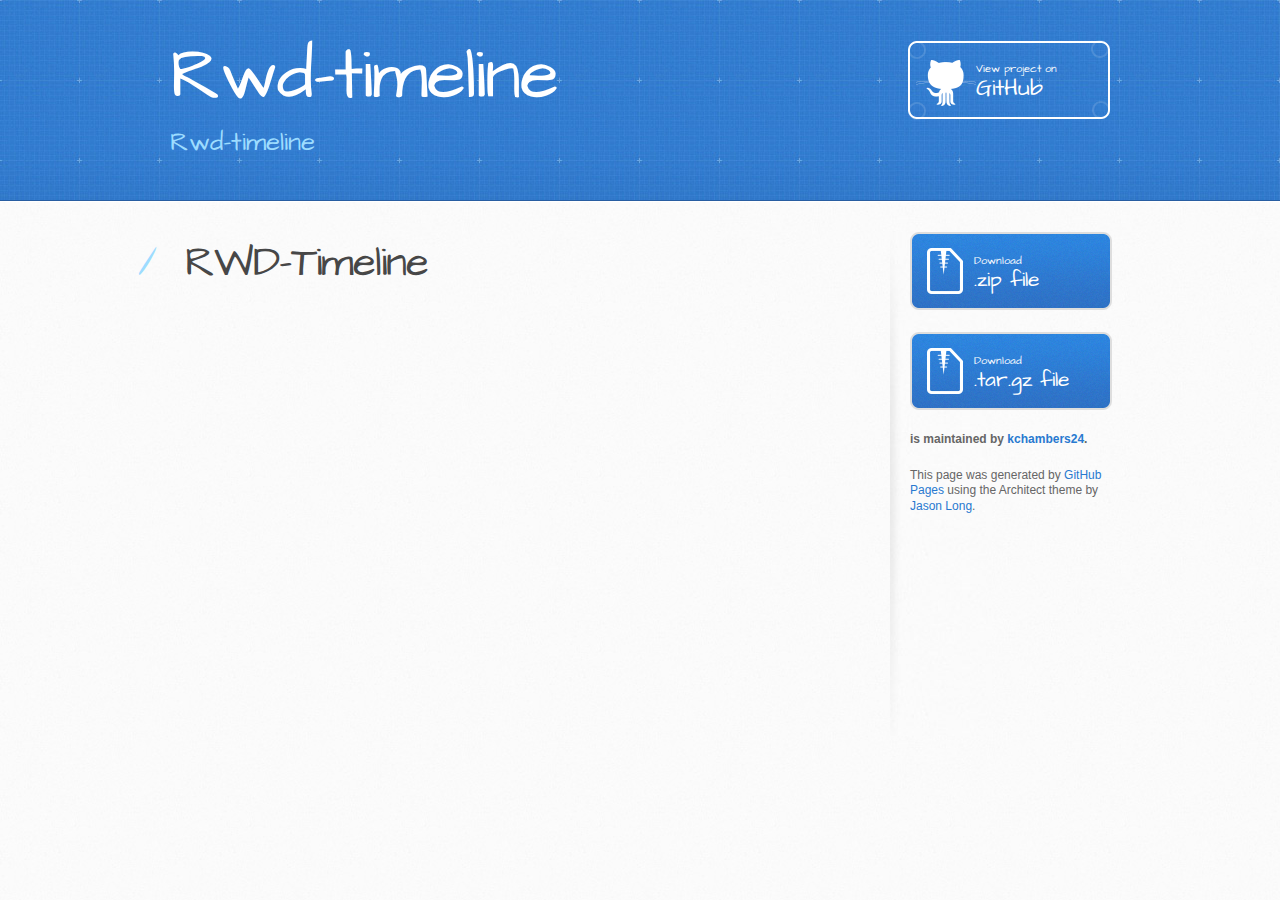
<file: index.html>
<!DOCTYPE html>
<html>
  <head>
    <meta charset='utf-8'>
    <meta http-equiv="X-UA-Compatible" content="chrome=1">
    <meta name="viewport" content="width=device-width, initial-scale=1, maximum-scale=1">
    <link href='https://fonts.googleapis.com/css?family=Architects+Daughter' rel='stylesheet' type='text/css'>
    <link rel="stylesheet" type="text/css" href="stylesheets/stylesheet.css" media="screen">
    <link rel="stylesheet" type="text/css" href="stylesheets/github-light.css" media="screen">
    <link rel="stylesheet" type="text/css" href="stylesheets/print.css" media="print">

    <!--[if lt IE 9]>
    <script src="//html5shiv.googlecode.com/svn/trunk/html5.js"></script>
    <![endif]-->

    <title>Rwd-timeline by kchambers24</title>
  </head>

  <body>
    <header>
      <div class="inner">
        <h1>Rwd-timeline</h1>
        <h2>Rwd-timeline</h2>
        <a href="https://github.com/kchambers24/RWD-Timeline" class="button"><small>View project on</small> GitHub</a>
      </div>
    </header>

    <div id="content-wrapper">
      <div class="inner clearfix">
        <section id="main-content">
          <h1>
<a id="rwd-timeline" class="anchor" href="#rwd-timeline" aria-hidden="true"><span aria-hidden="true" class="octicon octicon-link"></span></a>RWD-Timeline</h1>
        </section>

        <aside id="sidebar">
          <a href="https://github.com/kchambers24/RWD-Timeline/zipball/master" class="button">
            <small>Download</small>
            .zip file
          </a>
          <a href="https://github.com/kchambers24/RWD-Timeline/tarball/master" class="button">
            <small>Download</small>
            .tar.gz file
          </a>

          <p class="repo-owner"><a href="https://github.com/kchambers24/RWD-Timeline"></a> is maintained by <a href="https://github.com/kchambers24">kchambers24</a>.</p>

          <p>This page was generated by <a href="https://pages.github.com">GitHub Pages</a> using the Architect theme by <a href="https://twitter.com/jasonlong">Jason Long</a>.</p>
        </aside>
      </div>
    </div>

  
  </body>
</html>
</file>
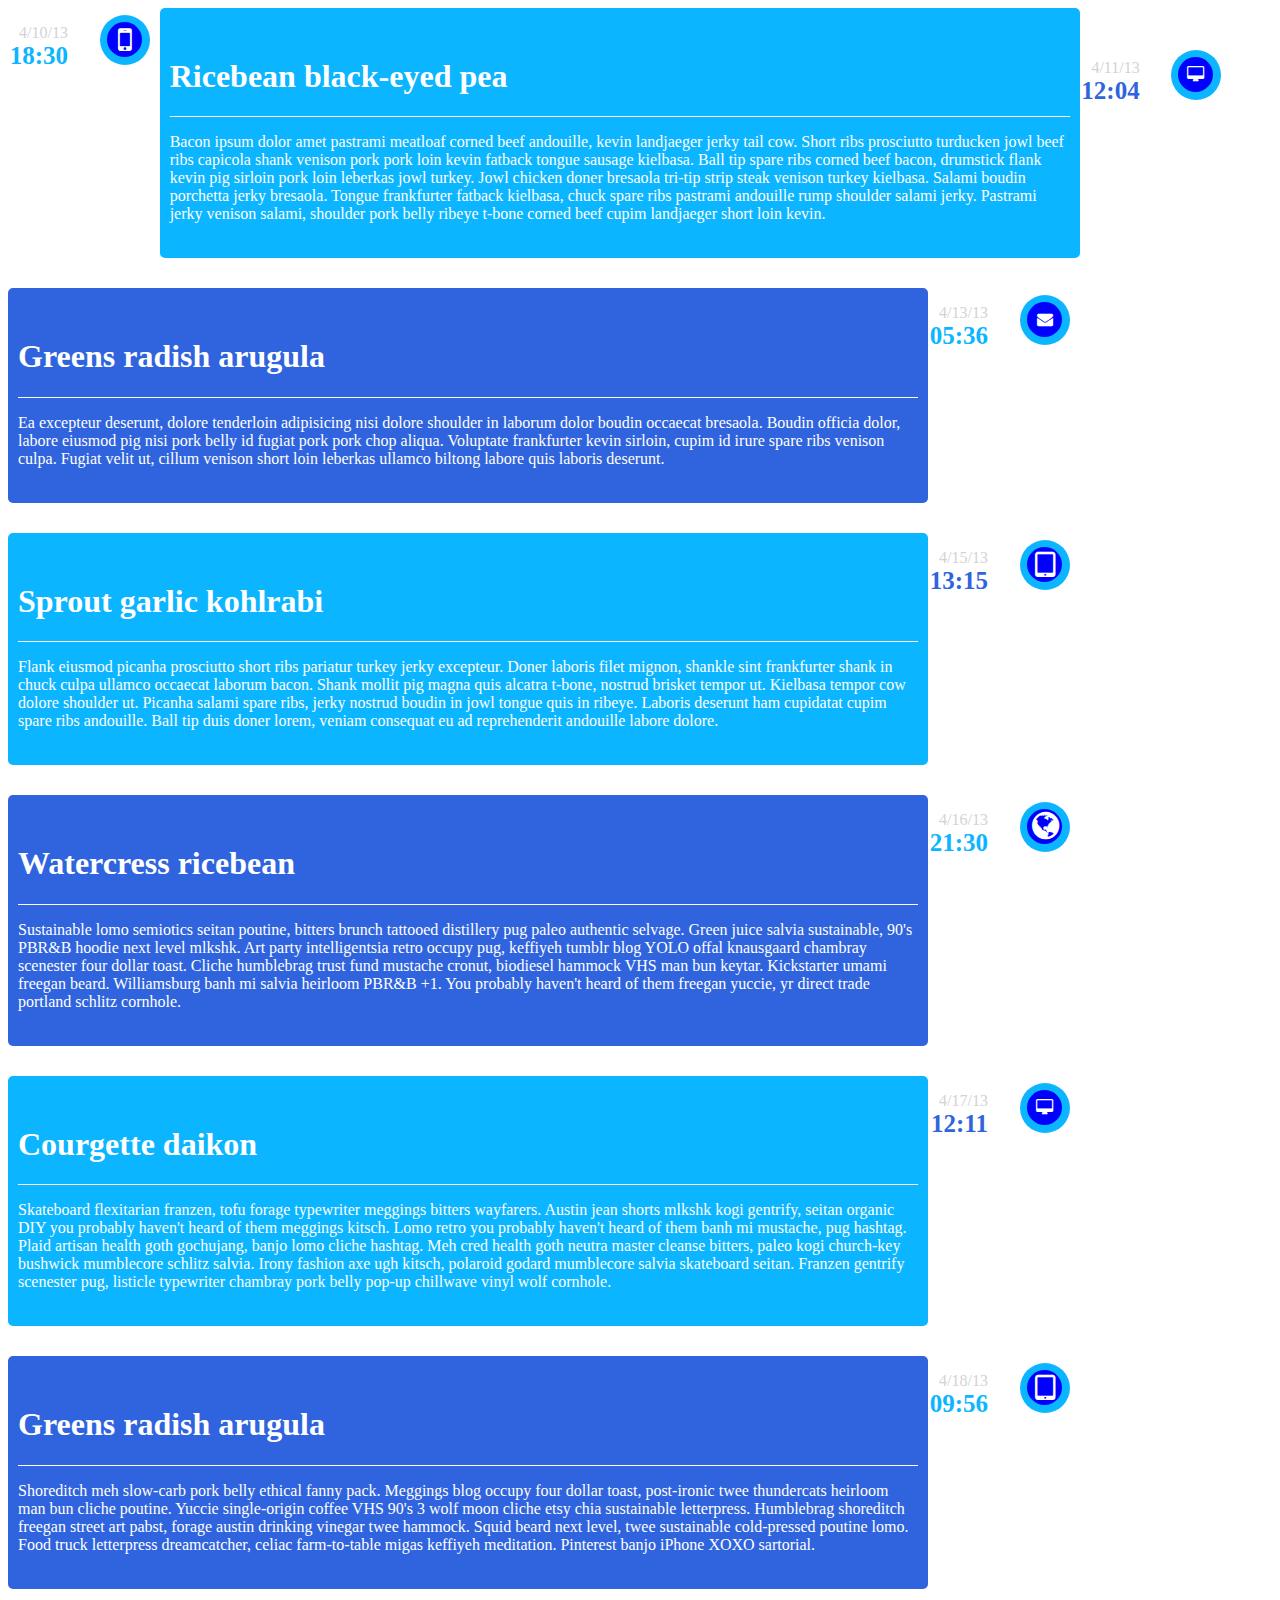
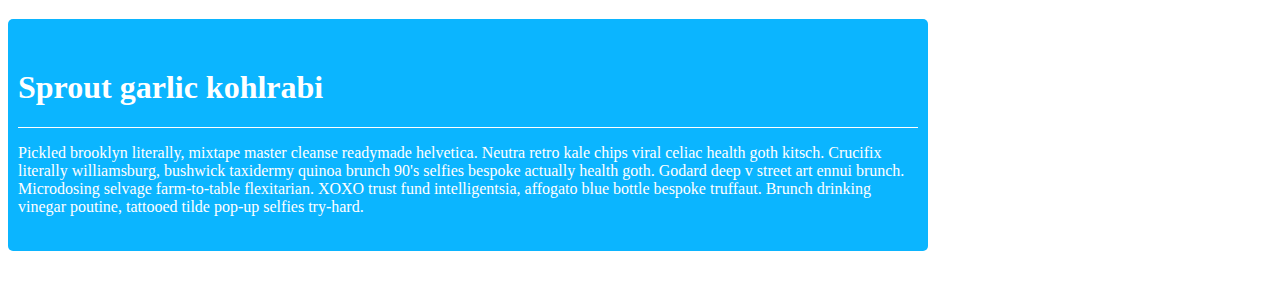
<file: RWDMobile.html>
<!DOCTYPE html>
<html>
  <head>
    <meta charset="utf-8">
    <link rel="stylesheet" href="./RWDMobile.css">
    <link rel="stylesheet" href="https://maxcdn.bootstrapcdn.com/font-awesome/4.6.3/css/font-awesome.min.css">
    <title>RWD Timeline</title>
  </head>
  <body>
<div class="mainBox">
  <!-- RiceBeans -->
 <div class="greensBox">
   <div class="greensTime">
     <div class="dateTime">
       <div class="extraTime">
       <p class="time">4/10/13</p>
       <h3 class="lightBlue">18:30</h3>
     </div>
     </div>
     <div class="greenscircleMove">
   <div class="circle">
     <div class="littleCircle">
       <i class="fa fa-mobile fa-2x" aria-hidden="true"></i>
     </div>
   </div>
     </div>
   </div>
   <div class="greensInnerBox">
    <div class="greensInnerHead">
      <h1>Ricebean black-eyed pea</h1>
    </div>
    <div class="greensBottomBody">
      <p>Bacon ipsum dolor amet pastrami meatloaf corned beef andouille, kevin landjaeger jerky tail cow. Short ribs prosciutto turducken jowl beef ribs capicola shank venison pork pork loin kevin fatback tongue sausage kielbasa. Ball tip spare ribs corned beef bacon, drumstick flank kevin pig sirloin pork loin leberkas jowl turkey. Jowl chicken doner bresaola tri-tip strip steak venison turkey kielbasa. Salami boudin porchetta jerky bresaola. Tongue frankfurter fatback kielbasa, chuck spare ribs pastrami andouille rump shoulder salami jerky. Pastrami jerky venison salami, shoulder pork belly ribeye t-bone corned beef cupim landjaeger short loin kevin.</p>
    </div>
</div>
</div>
<!-- Greens -->
<div class="greensBox">
  <div class="greensTime">
    <div class="dateTime">
      <div class="extraTime">
      <p class="time">4/11/13</p>
      <h3 class="blue">12:04</h3>
    </div>
    </div>
    <div class="greenscircleMove">
  <div class="circle">
    <div class="littleCircle">
      <i class="fa fa-desktop fa-1.5x" aria-hidden="true"></i>
    </div>
  </div>
    </div>
  </div>
  <div class="sproutsInnerBox">
   <div class="greensInnerHead">
     <h1>Greens radish arugula</h1>
   </div>
   <div class="greensBottomBody">
     <p>Ea excepteur deserunt, dolore tenderloin adipisicing nisi dolore shoulder in laborum dolor boudin occaecat bresaola. Boudin officia dolor, labore eiusmod pig nisi pork belly id fugiat pork pork chop aliqua. Voluptate frankfurter kevin sirloin, cupim id irure spare ribs venison culpa. Fugiat velit ut, cillum venison short loin leberkas ullamco biltong labore quis laboris deserunt.</p>
   </div>
  </div>
</div>
<!-- Sprouts -->
<div class="greensBox">
  <div class="greensTime">
    <div class="dateTime">
      <div class="extraTime">
      <p class="time">4/13/13</p>
      <h3 class="lightBlue">05:36</h3>
    </div>
    </div>
    <div class="greenscircleMove">
  <div class="circle">
    <div class="littleCircle">
      <i class="fa fa-envelope fa-1x" aria-hidden="true"></i>
    </div>
  </div>
    </div>
  </div>
  <div class="greensInnerBox">
   <div class="greensInnerHead">
     <h1>Sprout garlic kohlrabi</h1>
   </div>
   <div class="greensBottomBody">
     <p>Flank eiusmod picanha prosciutto short ribs pariatur turkey jerky excepteur. Doner laboris filet mignon, shankle sint frankfurter shank in chuck culpa ullamco occaecat laborum bacon. Shank mollit pig magna quis alcatra t-bone, nostrud brisket tempor ut. Kielbasa tempor cow dolore shoulder ut. Picanha salami spare ribs, jerky nostrud boudin in jowl tongue quis in ribeye. Laboris deserunt ham cupidatat cupim spare ribs andouille. Ball tip duis doner lorem, veniam consequat eu ad reprehenderit andouille labore dolore.</p>
   </div>
  </div>
</div>
<!-- Watercress ricebean -->
<div class="greensBox">
  <div class="greensTime">
    <div class="dateTime">
      <div class="extraTime">
      <p class="time">4/15/13</p>
      <h3 class="blue">13:15</h3>
    </div>
    </div>
    <div class="greenscircleMove">
  <div class="circle">
    <div class="littleCircle">
      <i class="fa fa-tablet fa-2x" aria-hidden="true"></i>
    </div>
  </div>
    </div>
  </div>
  <div class="sproutsInnerBox">
   <div class="greensInnerHead">
     <h1>Watercress ricebean</h1>
   </div>
   <div class="greensBottomBody">
     <p>Sustainable lomo semiotics seitan poutine, bitters brunch tattooed distillery pug paleo authentic selvage. Green juice salvia sustainable, 90's PBR&B hoodie next level mlkshk. Art party intelligentsia retro occupy pug, keffiyeh tumblr blog YOLO offal knausgaard chambray scenester four dollar toast. Cliche humblebrag trust fund mustache cronut, biodiesel hammock VHS man bun keytar. Kickstarter umami freegan beard. Williamsburg banh mi salvia heirloom PBR&B +1. You probably haven't heard of them freegan yuccie, yr direct trade portland schlitz cornhole.</p>
   </div>
  </div>
</div>
<!-- Courgette daikon -->
<div class="greensBox">
  <div class="greensTime">
    <div class="dateTime">
      <div class="extraTime">
      <p class="time">4/16/13</p>
      <h3 class="lightBlue">21:30</h3>
    </div>
    </div>
    <div class="greenscircleMove">
  <div class="circle">
    <div class="littleCircle">
      <i class="fa fa-globe fa-2x" aria-hidden="true"></i>
    </div>
  </div>
    </div>
  </div>
  <div class="greensInnerBox">
   <div class="greensInnerHead">
     <h1>Courgette daikon</h1>
   </div>
   <div class="greensBottomBody">
     <p>Skateboard flexitarian franzen, tofu forage typewriter meggings bitters wayfarers. Austin jean shorts mlkshk kogi gentrify, seitan organic DIY you probably haven't heard of them meggings kitsch. Lomo retro you probably haven't heard of them banh mi mustache, pug hashtag. Plaid artisan health goth gochujang, banjo lomo cliche hashtag. Meh cred health goth neutra master cleanse bitters, paleo kogi church-key bushwick mumblecore schlitz salvia. Irony fashion axe ugh kitsch, polaroid godard mumblecore salvia skateboard seitan. Franzen gentrify scenester pug, listicle typewriter chambray pork belly pop-up chillwave vinyl wolf cornhole.</p>
   </div>
  </div>
</div>
<!-- Greens 2 -->
<div class="greensBox">
  <div class="greensTime">
    <div class="dateTime">
      <div class="extraTime">
      <p class="time">4/17/13</p>
      <h3 class="blue">12:11</h3>
    </div>
    </div>
    <div class="greenscircleMove">
  <div class="circle">
    <div class="littleCircle">
      <i class="fa fa-desktop fa-1.5x" aria-hidden="true"></i>
    </div>
  </div>
    </div>
  </div>
  <div class="sproutsInnerBox">
   <div class="greensInnerHead">
     <h1>Greens radish arugula</h1>
   </div>
   <div class="greensBottomBody">
     <p>Shoreditch meh slow-carb pork belly ethical fanny pack. Meggings blog occupy four dollar toast, post-ironic twee thundercats heirloom man bun cliche poutine. Yuccie single-origin coffee VHS 90's 3 wolf moon cliche etsy chia sustainable letterpress. Humblebrag shoreditch freegan street art pabst, forage austin drinking vinegar twee hammock. Squid beard next level, twee sustainable cold-pressed poutine lomo. Food truck letterpress dreamcatcher, celiac farm-to-table migas keffiyeh meditation. Pinterest banjo iPhone XOXO sartorial.</p>
   </div>
  </div>
</div>
<!-- sprout 2 -->
<div class="greensBox">
  <div class="greensTime">
    <div class="dateTime">
      <div class="extraTime">
      <p class="time">4/18/13</p>
      <h3 class="lightBlue">09:56</h3>
    </div>
    </div>
    <div class="greenscircleMove">
  <div class="circle">
    <div class="littleCircle">
      <i class="fa fa-tablet fa-2x" aria-hidden="true"></i>
    </div>
  </div>
    </div>
  </div>
  <div class="greensInnerBox">
   <div class="greensInnerHead">
     <h1>Sprout garlic kohlrabi</h1>
   </div>
   <div class="greensBottomBody">
     <p>Pickled brooklyn literally, mixtape master cleanse readymade helvetica. Neutra retro kale chips viral celiac health goth kitsch. Crucifix literally williamsburg, bushwick taxidermy quinoa brunch 90's selfies bespoke actually health goth. Godard deep v street art ennui brunch. Microdosing selvage farm-to-table flexitarian. XOXO trust fund intelligentsia, affogato blue bottle bespoke truffaut. Brunch drinking vinegar poutine, tattooed tilde pop-up selfies try-hard.</p>
   </div>
  </div>
</div>
</div>
</body></html>
</file>
<file: stylesheets/github-light.css>
/*
The MIT License (MIT)

Copyright (c) 2016 GitHub, Inc.

Permission is hereby granted, free of charge, to any person obtaining a copy
of this software and associated documentation files (the "Software"), to deal
in the Software without restriction, including without limitation the rights
to use, copy, modify, merge, publish, distribute, sublicense, and/or sell
copies of the Software, and to permit persons to whom the Software is
furnished to do so, subject to the following conditions:

The above copyright notice and this permission notice shall be included in all
copies or substantial portions of the Software.

THE SOFTWARE IS PROVIDED "AS IS", WITHOUT WARRANTY OF ANY KIND, EXPRESS OR
IMPLIED, INCLUDING BUT NOT LIMITED TO THE WARRANTIES OF MERCHANTABILITY,
FITNESS FOR A PARTICULAR PURPOSE AND NONINFRINGEMENT. IN NO EVENT SHALL THE
AUTHORS OR COPYRIGHT HOLDERS BE LIABLE FOR ANY CLAIM, DAMAGES OR OTHER
LIABILITY, WHETHER IN AN ACTION OF CONTRACT, TORT OR OTHERWISE, ARISING FROM,
OUT OF OR IN CONNECTION WITH THE SOFTWARE OR THE USE OR OTHER DEALINGS IN THE
SOFTWARE.

*/

.pl-c /* comment */ {
  color: #969896;
}

.pl-c1 /* constant, variable.other.constant, support, meta.property-name, support.constant, support.variable, meta.module-reference, markup.raw, meta.diff.header */,
.pl-s .pl-v /* string variable */ {
  color: #0086b3;
}

.pl-e /* entity */,
.pl-en /* entity.name */ {
  color: #795da3;
}

.pl-smi /* variable.parameter.function, storage.modifier.package, storage.modifier.import, storage.type.java, variable.other */,
.pl-s .pl-s1 /* string source */ {
  color: #333;
}

.pl-ent /* entity.name.tag */ {
  color: #63a35c;
}

.pl-k /* keyword, storage, storage.type */ {
  color: #a71d5d;
}

.pl-s /* string */,
.pl-pds /* punctuation.definition.string, string.regexp.character-class */,
.pl-s .pl-pse .pl-s1 /* string punctuation.section.embedded source */,
.pl-sr /* string.regexp */,
.pl-sr .pl-cce /* string.regexp constant.character.escape */,
.pl-sr .pl-sre /* string.regexp source.ruby.embedded */,
.pl-sr .pl-sra /* string.regexp string.regexp.arbitrary-repitition */ {
  color: #183691;
}

.pl-v /* variable */ {
  color: #ed6a43;
}

.pl-id /* invalid.deprecated */ {
  color: #b52a1d;
}

.pl-ii /* invalid.illegal */ {
  color: #f8f8f8;
  background-color: #b52a1d;
}

.pl-sr .pl-cce /* string.regexp constant.character.escape */ {
  font-weight: bold;
  color: #63a35c;
}

.pl-ml /* markup.list */ {
  color: #693a17;
}

.pl-mh /* markup.heading */,
.pl-mh .pl-en /* markup.heading entity.name */,
.pl-ms /* meta.separator */ {
  font-weight: bold;
  color: #1d3e81;
}

.pl-mq /* markup.quote */ {
  color: #008080;
}

.pl-mi /* markup.italic */ {
  font-style: italic;
  color: #333;
}

.pl-mb /* markup.bold */ {
  font-weight: bold;
  color: #333;
}

.pl-md /* markup.deleted, meta.diff.header.from-file */ {
  color: #bd2c00;
  background-color: #ffecec;
}

.pl-mi1 /* markup.inserted, meta.diff.header.to-file */ {
  color: #55a532;
  background-color: #eaffea;
}

.pl-mdr /* meta.diff.range */ {
  font-weight: bold;
  color: #795da3;
}

.pl-mo /* meta.output */ {
  color: #1d3e81;
}
</file>
<file: stylesheets/print.css>
html, body, div, span, applet, object, iframe,
h1, h2, h3, h4, h5, h6, p, blockquote, pre,
a, abbr, acronym, address, big, cite, code,
del, dfn, em, img, ins, kbd, q, s, samp,
small, strike, strong, sub, sup, tt, var,
b, u, i, center,
dl, dt, dd, ol, ul, li,
fieldset, form, label, legend,
table, caption, tbody, tfoot, thead, tr, th, td,
article, aside, canvas, details, embed,
figure, figcaption, footer, header, hgroup,
menu, nav, output, ruby, section, summary,
time, mark, audio, video {
  padding: 0;
  margin: 0;
  font: inherit;
  font-size: 100%;
  vertical-align: baseline;
  border: 0;
}
/* HTML5 display-role reset for older browsers */
article, aside, details, figcaption, figure,
footer, header, hgroup, menu, nav, section {
  display: block;
}
body {
  line-height: 1;
}
ol, ul {
  list-style: none;
}
blockquote, q {
  quotes: none;
}
blockquote:before, blockquote:after,
q:before, q:after {
  content: '';
  content: none;
}
table {
  border-spacing: 0;
  border-collapse: collapse;
}
body {
  font-family: 'Helvetica Neue', Helvetica, Arial, serif;
  font-size: 13px;
  line-height: 1.5;
  color: #000;
}

a {
  font-weight: bold;
  color: #d5000d;
}

header {
  padding-top: 35px;
  padding-bottom: 10px;
}

header h1 {
  font-size: 48px;
  font-weight: bold;
  line-height: 1.2;
  color: #303030;
  letter-spacing: -1px;
}

header h2 {
  font-size: 24px;
  font-weight: normal;
  line-height: 1.3;
  color: #aaa;
  letter-spacing: -1px;
}
#downloads {
  display: none;
}
#main_content {
  padding-top: 20px;
}

code, pre {
  margin-bottom: 30px;
  font-family: Monaco, "Bitstream Vera Sans Mono", "Lucida Console", Terminal;
  font-size: 12px;
  color: #222;
}

code {
  padding: 0 3px;
}

pre {
  padding: 20px;
  overflow: auto;
  border: solid 1px #ddd;
}
pre code {
  padding: 0;
}

ul, ol, dl {
  margin-bottom: 20px;
}


/* COMMON STYLES */

table {
  width: 100%;
  border: 1px solid #ebebeb;
}

th {
  font-weight: 500;
}

td {
  font-weight: 300;
  text-align: center;
  border: 1px solid #ebebeb;
}

form {
  padding: 20px;
  background: #f2f2f2;

}


/* GENERAL ELEMENT TYPE STYLES */

h1 {
  font-size: 2.8em;
}

h2 {
  margin-bottom: 8px;
  font-size: 22px;
  font-weight: bold;
  color: #303030;
}

h3 {
  margin-bottom: 8px;
  font-size: 18px;
  font-weight: bold;
  color: #d5000d;
}

h4 {
  font-size: 16px;
  font-weight: bold;
  color: #303030;
}

h5 {
  font-size: 1em;
  color: #303030;
}

h6 {
  font-size: .8em;
  color: #303030;
}

p {
  margin-bottom: 20px;
  font-weight: 300;
}

a {
  text-decoration: none;
}

p a {
  font-weight: 400;
}

blockquote {
  padding: 0 0 0 30px;
  margin-bottom: 20px;
  font-size: 1.6em;
  border-left: 10px solid #e9e9e9;
}

ul li {
  padding-left: 20px;
  list-style-position: inside;
  list-style: disc;
}

ol li {
  padding-left: 3px;
  list-style-position: inside;
  list-style: decimal;
}

dl dd {
  font-style: italic;
  font-weight: 100;
}

footer {
  padding-top: 20px;
  padding-bottom: 30px;
  margin-top: 40px;
  font-size: 13px;
  color: #aaa;
}

footer a {
  color: #666;
}

/* MISC */
.clearfix:after {
  display: block;
  height: 0;
  clear: both;
  visibility: hidden;
  content: '.';
}

.clearfix {display: inline-block;}
* html .clearfix {height: 1%;}
.clearfix {display: block;}
</file>
<file: RWDMobile.css>
html {
}
body {
}

.circle {
	width: 50px;
	height: 50px;
	background: #0BB5FF;
	-moz-border-radius: 50px;
	-webkit-border-radius: 50px;
	border-radius: 50px;
}
.littleCircle {
	width: 35px;
	height: 35px;
	background: blue;
	-moz-border-radius: 50px;
	-webkit-border-radius: 50px;
	border-radius: 50px;
  position: relative;
  top: 7px; left: 7px;
}
.fa-mobile {
  position: relative;
  top: 2px; left: 11px;
  color: white;
}
.fa-desktop {
  position: relative;
  top: 9px; left: 9px;
  color: white;
}
.fa-envelope {
  position: relative;
  top: 9px; left: 10px;
  color: white;
}
.fa-tablet {
  position: relative;
  top: 3px; left: 8px;
  color: white;
}
.fa-globe {
  position: relative;
  top: 1px; left: 5px;
  color: white;
}
.dateTime {
  text-align: left;
}
h3.lightBlue {
  margin:0;
  color: #0BB5FF;
  font-size: 25px;
}
h3.blue {
  margin:0;
  color: #2F64DE;
  font-size: 25px;
}
p.time {
  margin-bottom: 0;
  color: lightgrey;
}
p {
  margin-bottom: 0;
}
.circleMove {
  float: right;
  position: relative;
  bottom: 45px;
}
.greensBox {
padding-bottom: 35px;
}
.greensTime {
  padding-bottom: 20px;
}
.greensInnerBox {
  background-color: #0BB5FF;
  text-align: center;
  color: white;
  border-radius: 5px;
}
.sproutsInnerBox {
  background-color: #2F64DE;
  text-align: center;
  color: white;
  border-radius: 5px;
}
.greensBottomBody {
border-top: 1px solid white;
padding-bottom: 25px;
}
.greenscircleMove {
  float: right;
  position: relative;
  bottom: 35px;
}
@media screen and (min-width: 800px) {
  .greensInnerBox {
    float:left;
    width: 700px;
    text-align: left;
    border-radius: 5px;
    padding: 10px;
    margin-bottom: 30px
}
.sproutsInnerBox {
  float:left;
  width: 700px;
  text-align: left;
  border-radius: 5px;
  padding: 10px;
  margin-bottom: 30px
}
.greensInnerHead {
  margin-top: 40px;
}
.greensTime {
  width: 12%;
  float: left;
}
.extraTime {
  width: 60px;
  text-align: right;
}
.greenscircleMove {
  position: relative;
  bottom: relative;
  bottom: 55px;
}
.circle {
  width: 50px;
  height: 50px;
  background: #0BB5FF;
  -moz-border-radius: 50px;
  -webkit-border-radius: 50px;
  border-radius: 50px;
}
.littleCircle {
  width: 35px;
  height: 35px;
  background: blue;
  -moz-border-radius: 50px;
  -webkit-border-radius: 50px;
  border-radius: 50px;
  position: relative;
  top: 7px; left: 7px;
}
.fa-mobile {
  position: relative;
  top: 2px; left: 11px;
  color: white;
}
.greenscircleMove {
  float: right;
  position: relative;
  bottom: 55px; right: 10px;
}
}
/* end of media screen 750px*/
@media screen and (min-width : 1000px) {
  .greensInnerBox {
    float:left;
    width: 900px;
    text-align: left;
    border-radius: 5px;
    padding: 10px;
    margin-bottom: 30px
  }
  .sproutsInnerBox {
    float:left;
    width: 900px;
    text-align: left;
    border-radius: 5px;
    padding: 10px;
    margin-bottom: 30px
  }
  .greensInnerHead {
    margin-top: 40px;
  }
  .greensTime {
    width: 12%;
    float: left;
  }
  .extraTime {
    width: 60px;
    text-align: right;
  }
  .greenscircleMove {
    position: relative;
    bottom: relative;
    bottom: 55px;
  }
  .circle {
  	width: 50px;
  	height: 50px;
  	background: #0BB5FF;
  	-moz-border-radius: 50px;
  	-webkit-border-radius: 50px;
  	border-radius: 50px;
  }
  .littleCircle {
  	width: 35px;
  	height: 35px;
  	background: blue;
  	-moz-border-radius: 50px;
  	-webkit-border-radius: 50px;
  	border-radius: 50px;
    position: relative;
    top: 7px; left: 7px;
  }
  .fa-mobile {
    position: relative;
    top: 2px; left: 11px;
    color: white;
  }
  .greenscircleMove {
    float: right;
    position: relative;
    bottom: 55px; right: 10px;
  }
}



/*@media screen and (min-width : 1000px) {*/



  }

  /*end of media screen 1000px*/
</file>
<file: stylesheets/stylesheet.css>
/*! normalize.css v3.0.2 | MIT License | git.io/normalize */

/**
 * 1. Set default font family to sans-serif.
 * 2. Prevent iOS text size adjust after orientation change, without disabling
 *    user zoom.
 */

html {
  font-family: sans-serif; /* 1 */
  -webkit-text-size-adjust: 100%; /* 2 */
  -ms-text-size-adjust: 100%; /* 2 */
}

/**
 * Remove default margin.
 */

body {
  margin: 0;
}

/* HTML5 display definitions
   ========================================================================== */

/**
 * Correct `block` display not defined for any HTML5 element in IE 8/9.
 * Correct `block` display not defined for `details` or `summary` in IE 10/11
 * and Firefox.
 * Correct `block` display not defined for `main` in IE 11.
 */

article,
aside,
details,
figcaption,
figure,
footer,
header,
hgroup,
main,
menu,
nav,
section,
summary {
  display: block;
}

/**
 * 1. Correct `inline-block` display not defined in IE 8/9.
 * 2. Normalize vertical alignment of `progress` in Chrome, Firefox, and Opera.
 */

audio,
canvas,
progress,
video {
  display: inline-block; /* 1 */
  vertical-align: baseline; /* 2 */
}

/**
 * Prevent modern browsers from displaying `audio` without controls.
 * Remove excess height in iOS 5 devices.
 */

audio:not([controls]) {
  display: none;
  height: 0;
}

/**
 * Address `[hidden]` styling not present in IE 8/9/10.
 * Hide the `template` element in IE 8/9/11, Safari, and Firefox < 22.
 */

[hidden],
template {
  display: none;
}

/* Links
   ========================================================================== */

/**
 * Remove the gray background color from active links in IE 10.
 */

a {
  background-color: transparent;
}

/**
 * Improve readability when focused and also mouse hovered in all browsers.
 */

a:active,
a:hover {
  outline: 0;
}

/* Text-level semantics
   ========================================================================== */

/**
 * Address styling not present in IE 8/9/10/11, Safari, and Chrome.
 */

abbr[title] {
  border-bottom: 1px dotted;
}

/**
 * Address style set to `bolder` in Firefox 4+, Safari, and Chrome.
 */

b,
strong {
  font-weight: bold;
}

/**
 * Address styling not present in Safari and Chrome.
 */

dfn {
  font-style: italic;
}

/**
 * Address variable `h1` font-size and margin within `section` and `article`
 * contexts in Firefox 4+, Safari, and Chrome.
 */

h1 {
  margin: 0.67em 0;
  font-size: 2em;
}

/**
 * Address styling not present in IE 8/9.
 */

mark {
  color: #000;
  background: #ff0;
}

/**
 * Address inconsistent and variable font size in all browsers.
 */

small {
  font-size: 80%;
}

/**
 * Prevent `sub` and `sup` affecting `line-height` in all browsers.
 */

sub,
sup {
  position: relative;
  font-size: 75%;
  line-height: 0;
  vertical-align: baseline;
}

sup {
  top: -0.5em;
}

sub {
  bottom: -0.25em;
}

/* Embedded content
   ========================================================================== */

/**
 * Remove border when inside `a` element in IE 8/9/10.
 */

img {
  border: 0;
}

/**
 * Correct overflow not hidden in IE 9/10/11.
 */

svg:not(:root) {
  overflow: hidden;
}

/* Grouping content
   ========================================================================== */

/**
 * Address margin not present in IE 8/9 and Safari.
 */

figure {
  margin: 1em 40px;
}

/**
 * Address differences between Firefox and other browsers.
 */

hr {
  height: 0;
  -moz-box-sizing: content-box;
  box-sizing: content-box;
}

/**
 * Contain overflow in all browsers.
 */

pre {
  overflow: auto;
}

/**
 * Address odd `em`-unit font size rendering in all browsers.
 */

code,
kbd,
pre,
samp {
  font-family: monospace, monospace;
  font-size: 1em;
}

/* Forms
   ========================================================================== */

/**
 * Known limitation: by default, Chrome and Safari on OS X allow very limited
 * styling of `select`, unless a `border` property is set.
 */

/**
 * 1. Correct color not being inherited.
 *    Known issue: affects color of disabled elements.
 * 2. Correct font properties not being inherited.
 * 3. Address margins set differently in Firefox 4+, Safari, and Chrome.
 */

button,
input,
optgroup,
select,
textarea {
  margin: 0; /* 3 */
  font: inherit; /* 2 */
  color: inherit; /* 1 */
}

/**
 * Address `overflow` set to `hidden` in IE 8/9/10/11.
 */

button {
  overflow: visible;
}

/**
 * Address inconsistent `text-transform` inheritance for `button` and `select`.
 * All other form control elements do not inherit `text-transform` values.
 * Correct `button` style inheritance in Firefox, IE 8/9/10/11, and Opera.
 * Correct `select` style inheritance in Firefox.
 */

button,
select {
  text-transform: none;
}

/**
 * 1. Avoid the WebKit bug in Android 4.0.* where (2) destroys native `audio`
 *    and `video` controls.
 * 2. Correct inability to style clickable `input` types in iOS.
 * 3. Improve usability and consistency of cursor style between image-type
 *    `input` and others.
 */

button,
html input[type="button"], /* 1 */
input[type="reset"],
input[type="submit"] {
  -webkit-appearance: button; /* 2 */
  cursor: pointer; /* 3 */
}

/**
 * Re-set default cursor for disabled elements.
 */

button[disabled],
html input[disabled] {
  cursor: default;
}

/**
 * Remove inner padding and border in Firefox 4+.
 */

button::-moz-focus-inner,
input::-moz-focus-inner {
  padding: 0;
  border: 0;
}

/**
 * Address Firefox 4+ setting `line-height` on `input` using `!important` in
 * the UA stylesheet.
 */

input {
  line-height: normal;
}

/**
 * It's recommended that you don't attempt to style these elements.
 * Firefox's implementation doesn't respect box-sizing, padding, or width.
 *
 * 1. Address box sizing set to `content-box` in IE 8/9/10.
 * 2. Remove excess padding in IE 8/9/10.
 */

input[type="checkbox"],
input[type="radio"] {
  box-sizing: border-box; /* 1 */
  padding: 0; /* 2 */
}

/**
 * Fix the cursor style for Chrome's increment/decrement buttons. For certain
 * `font-size` values of the `input`, it causes the cursor style of the
 * decrement button to change from `default` to `text`.
 */

input[type="number"]::-webkit-inner-spin-button,
input[type="number"]::-webkit-outer-spin-button {
  height: auto;
}

/**
 * 1. Address `appearance` set to `searchfield` in Safari and Chrome.
 * 2. Address `box-sizing` set to `border-box` in Safari and Chrome
 *    (include `-moz` to future-proof).
 */

input[type="search"] {
  -webkit-box-sizing: content-box; /* 2 */
  -moz-box-sizing: content-box;
  box-sizing: content-box;
  -webkit-appearance: textfield; /* 1 */
}

/**
 * Remove inner padding and search cancel button in Safari and Chrome on OS X.
 * Safari (but not Chrome) clips the cancel button when the search input has
 * padding (and `textfield` appearance).
 */

input[type="search"]::-webkit-search-cancel-button,
input[type="search"]::-webkit-search-decoration {
  -webkit-appearance: none;
}

/**
 * Define consistent border, margin, and padding.
 */

fieldset {
  padding: 0.35em 0.625em 0.75em;
  margin: 0 2px;
  border: 1px solid #c0c0c0;
}

/**
 * 1. Correct `color` not being inherited in IE 8/9/10/11.
 * 2. Remove padding so people aren't caught out if they zero out fieldsets.
 */

legend {
  padding: 0; /* 2 */
  border: 0; /* 1 */
}

/**
 * Remove default vertical scrollbar in IE 8/9/10/11.
 */

textarea {
  overflow: auto;
}

/**
 * Don't inherit the `font-weight` (applied by a rule above).
 * NOTE: the default cannot safely be changed in Chrome and Safari on OS X.
 */

optgroup {
  font-weight: bold;
}

/* Tables
   ========================================================================== */

/**
 * Remove most spacing between table cells.
 */

table {
  border-spacing: 0;
  border-collapse: collapse;
}

td,
th {
  padding: 0;
}

/* LAYOUT STYLES */
body {
  font-family: 'Helvetica Neue', Helvetica, Arial, serif;
  font-size: 15px;
  font-weight: 400;
  line-height: 1.5;
  color: #666;
  background: #fafafa url(../images/body-bg.jpg) 0 0 repeat;
}

p {
  margin-top: 0;
}

a {
  color: #2879d0;
}
a:hover {
  color: #2268b2;
}

header {
  padding-top: 40px;
  padding-bottom: 40px;
  font-family: 'Architects Daughter', 'Helvetica Neue', Helvetica, Arial, serif;
  background: #2e7bcf url(../images/header-bg.jpg) 0 0 repeat-x;
  border-bottom: solid 1px #275da1;
}

header h1 {
  width: 540px;
  margin-top: 0;
  margin-bottom: 0.2em;
  font-size: 72px;
  font-weight: normal;
  line-height: 1;
  color: #fff;
  letter-spacing: -1px;
}

header h2 {
  width: 540px;
  margin-top: 0;
  margin-bottom: 0;
  font-size: 26px;
  font-weight: normal;
  line-height: 1.3;
  color: #9ddcff;
  letter-spacing: 0;
}

.inner {
  position: relative;
  width: 940px;
  margin: 0 auto;
}

#content-wrapper {
  padding-top: 30px;
  border-top: solid 1px #fff;
}

#main-content {
  float: left;
  width: 690px;
}

#main-content img {
  max-width: 100%;
}

aside#sidebar {
  float: right;
  width: 200px;
  min-height: 504px;
  padding-left: 20px;
  font-size: 12px;
  line-height: 1.3;
  background: transparent url(../images/sidebar-bg.jpg) 0 0 no-repeat;
}

aside#sidebar p.repo-owner,
aside#sidebar p.repo-owner a {
  font-weight: bold;
}

#downloads {
  margin-bottom: 40px;
}

a.button {
  width: 134px;
  height: 58px;
  padding-top: 22px;
  padding-left: 68px;
  font-family: 'Architects Daughter', 'Helvetica Neue', Helvetica, Arial, serif;
  font-size: 23px;
  line-height: 1.2;
  color: #fff;
}
a.button small {
  display: block;
  font-size: 11px;
}
header a.button {
  position: absolute;
  top: 0;
  right: 0;
  background: transparent url(../images/github-button.png) 0 0 no-repeat;
}
aside a.button {
  display: block;
  width: 138px;
  padding-left: 64px;
  margin-bottom: 20px;
  font-size: 21px;
  background: transparent url(../images/download-button.png) 0 0 no-repeat;
}

code, pre {
  margin-bottom: 30px;
  font-family: Monaco, "Bitstream Vera Sans Mono", "Lucida Console", Terminal, monospace;
  font-size: 13px;
  color: #222;
}

code {
  padding: 0 3px;
  background-color: #f2f8fc;
  border: solid 1px #dbe7f3;
}

pre {
  padding: 20px;
  overflow: auto;
  text-shadow: none;
  background: #fff;
  border: solid 1px #f2f2f2;
}
pre code {
  padding: 0;
  color: #2879d0;
  background-color: #fff;
  border: none;
}

ul, ol, dl {
  margin-bottom: 20px;
}


/* COMMON STYLES */

hr {
  height: 0;
  margin-top: 1em;
  margin-bottom: 1em;
  border: 0;
  border-top: solid 1px #ddd;
}

table {
  width: 100%;
  border: 1px solid #ebebeb;
}

th {
  font-weight: 500;
}

td {
  font-weight: 300;
  text-align: center;
  border: 1px solid #ebebeb;
}

form {
  padding: 20px;
  background: #f2f2f2;

}


/* GENERAL ELEMENT TYPE STYLES */

#main-content h1 {
  margin-top: 0;
  margin-bottom: 0;
  font-family: 'Architects Daughter', 'Helvetica Neue', Helvetica, Arial, serif;
  font-size: 2.8em;
  font-weight: normal;
  color: #474747;
  text-indent: 6px;
  letter-spacing: -1px;
}

#main-content h1:before {
  padding-right: 0.3em;
  margin-left: -0.9em;
  color: #9ddcff;
  content: "/";
}

#main-content h2 {
  margin-bottom: 8px;
  font-family: 'Architects Daughter', 'Helvetica Neue', Helvetica, Arial, serif;
  font-size: 22px;
  font-weight: bold;
  color: #474747;
  text-indent: 4px;
}
#main-content h2:before {
  padding-right: 0.3em;
  margin-left: -1.5em;
  content: "//";
  color: #9ddcff;
}

#main-content h3 {
  margin-top: 24px;
  margin-bottom: 8px;
  font-family: 'Architects Daughter', 'Helvetica Neue', Helvetica, Arial, serif;
  font-size: 18px;
  font-weight: bold;
  color: #474747;
  text-indent: 3px;
}

#main-content h3:before {
  padding-right: 0.3em;
  margin-left: -2em;
  content: "///";
  color: #9ddcff;
}

#main-content h4 {
  margin-bottom: 8px;
  font-family: 'Architects Daughter', 'Helvetica Neue', Helvetica, Arial, serif;
  font-size: 15px;
  font-weight: bold;
  color: #474747;
  text-indent: 3px;
}

h4:before {
  padding-right: 0.3em;
  margin-left: -2.8em;
  content: "////";
  color: #9ddcff;
}

#main-content h5 {
  margin-bottom: 8px;
  font-family: 'Architects Daughter', 'Helvetica Neue', Helvetica, Arial, serif;
  font-size: 14px;
  color: #474747;
  text-indent: 3px;
}
h5:before {
  padding-right: 0.3em;
  margin-left: -3.2em;
  content: "/////";
  color: #9ddcff;
}

#main-content h6 {
  margin-bottom: 8px;
  font-family: 'Architects Daughter', 'Helvetica Neue', Helvetica, Arial, serif;
  font-size: .8em;
  color: #474747;
  text-indent: 3px;
}
h6:before {
  padding-right: 0.3em;
  margin-left: -3.7em;
  content: "//////";
  color: #9ddcff;
}

p {
  margin-bottom: 20px;
}

a {
  text-decoration: none;
}

p a {
  font-weight: 400;
}

blockquote {
  padding: 0 0 0 30px;
  margin-bottom: 20px;
  font-size: 1.6em;
  border-left: 10px solid #e9e9e9;
}

ul {
  list-style-position: inside;
  list-style: disc;
  padding-left: 20px;
}

ol {
  list-style-position: inside;
  list-style: decimal;
  padding-left: 3px;
}

dl dd {
  font-style: italic;
  font-weight: 100;
}

footer {
  padding-top: 20px;
  padding-bottom: 30px;
  margin-top: 40px;
  font-size: 13px;
  color: #aaa;
  background: transparent url('../images/hr.png') 0 0 no-repeat;
}

footer a {
  color: #666;
}
footer a:hover {
  color: #444;
}

/* MISC */
.clearfix:after {
  display: block;
  height: 0;
  clear: both;
  visibility: hidden;
  content: '.';
}

.clearfix {display: inline-block;}
* html .clearfix {height: 1%;}
.clearfix {display: block;}

/* #Media Queries
================================================== */

/* Smaller than standard 960 (devices and browsers) */
@media only screen and (max-width: 959px) { }

/* Tablet Portrait size to standard 960 (devices and browsers) */
@media only screen and (min-width: 768px) and (max-width: 959px) {
  .inner {
    width: 740px;
  }
  header h1, header h2 {
    width: 340px;
  }
  header h1 {
    font-size: 60px;
  }
  header h2 {
    font-size: 30px;
  }
  #main-content {
    width: 490px;
  }
  #main-content h1:before,
  #main-content h2:before,
  #main-content h3:before,
  #main-content h4:before,
  #main-content h5:before,
  #main-content h6:before {
    padding-right: 0;
    margin-left: 0;
    content: none;
  }
}

/* All Mobile Sizes (devices and browser) */
@media only screen and (max-width: 767px) {
  .inner {
    width: 93%;
  }
  header {
    padding: 20px 0;
  }
  header .inner {
    position: relative;
  }
  header h1, header h2 {
    width: 100%;
  }
  header h1 {
    font-size: 48px;
  }
  header h2 {
    font-size: 24px;
  }
  header a.button {
    position: relative;
    display: inline-block;
    width: auto;
    height: auto;
    padding: 5px 10px;
    margin-top: 15px;
    font-size: 13px;
    line-height: 1;
    color: #2879d0;
    text-align: center;
    background-color: #9ddcff;
    background-image: none;
    border-radius: 5px;
    -moz-border-radius: 5px;
    -webkit-border-radius: 5px;
  }
  header a.button small {
    display: inline;
    font-size: 13px;
  }
  #main-content,
  aside#sidebar {
    float: none;
    width: 100% ! important;
  }
  aside#sidebar {
    min-height: 0;
    padding: 20px 0;
    margin-top: 20px;
    background-image: none;
    border-top: solid 1px #ddd;
  }
  aside#sidebar a.button {
    display: none;
  }
  #main-content h1:before,
  #main-content h2:before,
  #main-content h3:before,
  #main-content h4:before,
  #main-content h5:before,
  #main-content h6:before {
    padding-right: 0;
    margin-left: 0;
    content: none;
  }
}

/* Mobile Landscape Size to Tablet Portrait (devices and browsers) */
@media only screen and (min-width: 480px) and (max-width: 767px) { }

/* Mobile Portrait Size to Mobile Landscape Size (devices and browsers) */
@media only screen and (max-width: 479px) { }
</file>
